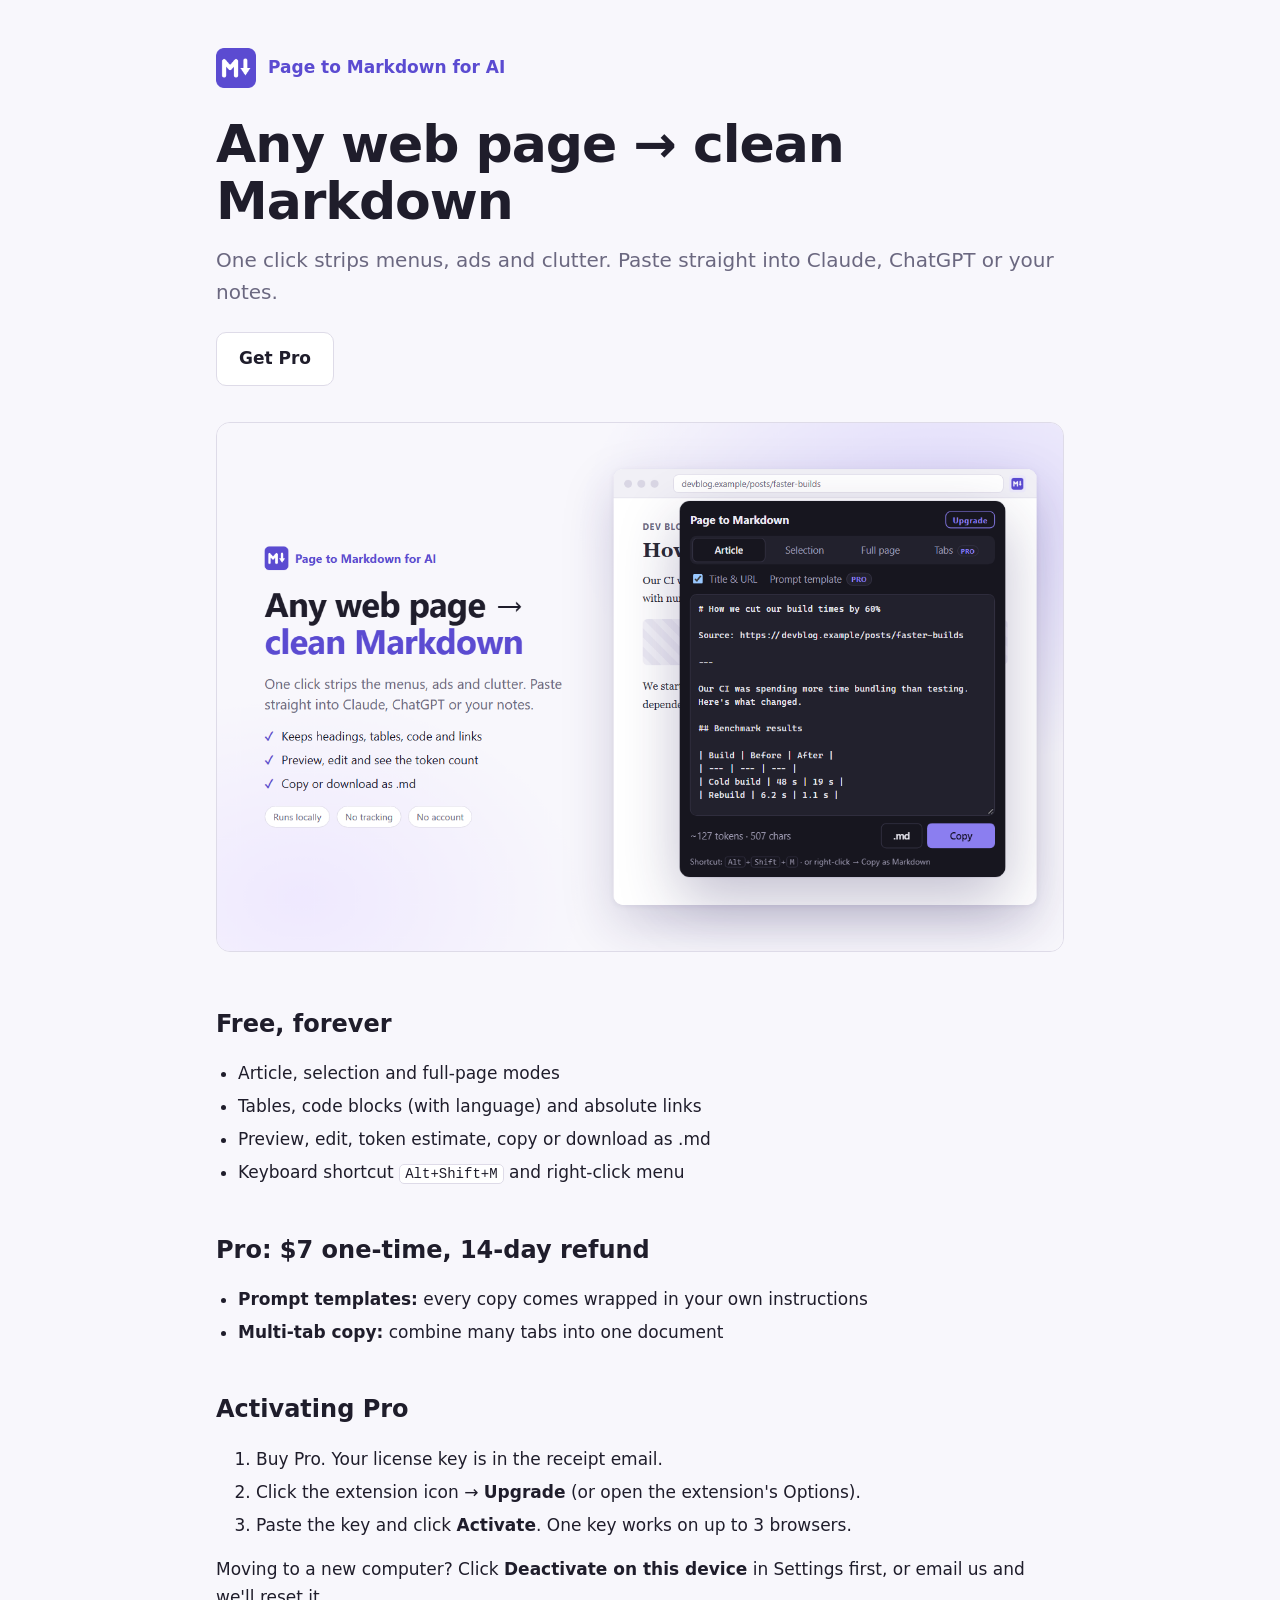
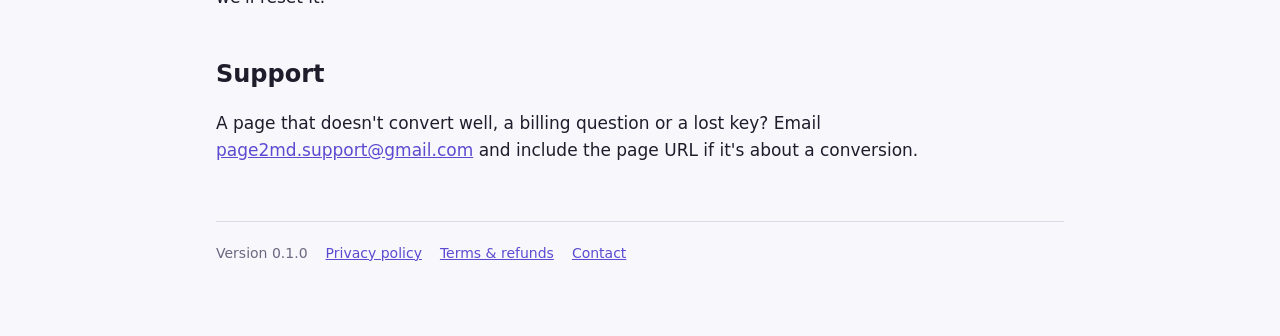
<file: index.html>
<!doctype html>
<html lang="en">
  <head>
    <meta charset="utf-8" />
    <meta name="viewport" content="width=device-width, initial-scale=1" />
    <title>Page to Markdown for AI</title>
    <meta name="description" content="Copy any web page, article or selection as clean Markdown, ready to paste into Claude, ChatGPT or your notes." />
    <link rel="icon" href="icon.png" />
    <link rel="stylesheet" href="site.css" />
  </head>
  <body>
    <main>
      <a class="brand" href="./"><img src="icon.png" alt="" /> Page to Markdown for AI</a>

      <h1>Any web page → clean Markdown</h1>
      <p class="lead">One click strips menus, ads and clutter. Paste straight into Claude, ChatGPT or your notes.</p>
      <div class="actions">
        <a class="button primary" href="#" hidden>Add to Chrome (free)</a>
        <a class="button" href="https://page2md-app.lemonsqueezy.com/checkout/buy/b779b525-829e-47fe-ac35-dc929c97b80a" >Get Pro</a>
      </div>

      <img class="hero" src="hero.png" alt="The extension popup showing a web article converted to Markdown" width="1280" height="800" />

      <h2>Free, forever</h2>
      <ul>
        <li>Article, selection and full-page modes</li>
        <li>Tables, code blocks (with language) and absolute links</li>
        <li>Preview, edit, token estimate, copy or download as .md</li>
        <li>Keyboard shortcut <code>Alt+Shift+M</code> and right-click menu</li>
      </ul>

      <h2>Pro: $7 one-time, 14-day refund</h2>
      <ul>
        <li><strong>Prompt templates:</strong> every copy comes wrapped in your own instructions</li>
        <li><strong>Multi-tab copy:</strong> combine many tabs into one document</li>
      </ul>

      <h2>Activating Pro</h2>
      <ol>
        <li>Buy Pro. Your license key is in the receipt email.</li>
        <li>Click the extension icon → <strong>Upgrade</strong> (or open the extension's Options).</li>
        <li>Paste the key and click <strong>Activate</strong>. One key works on up to 3 browsers.</li>
      </ol>
      <p>
        Moving to a new computer? Click <strong>Deactivate on this device</strong> in Settings first, or email us and we'll
        reset it.
      </p>

      <h2>Support</h2>
      <p>
        A page that doesn't convert well, a billing question or a lost key? Email
        <a href="mailto:page2md.support@gmail.com">page2md.support@gmail.com</a> and include the page URL if it's about a conversion.
      </p>

      <footer>
        <span>Version 0.1.0</span>
        <a href="privacy.html">Privacy policy</a>
        <a href="terms.html">Terms &amp; refunds</a>
        <a href="mailto:page2md.support@gmail.com">Contact</a>
      </footer>
    </main>
  </body>
</html>
</file>
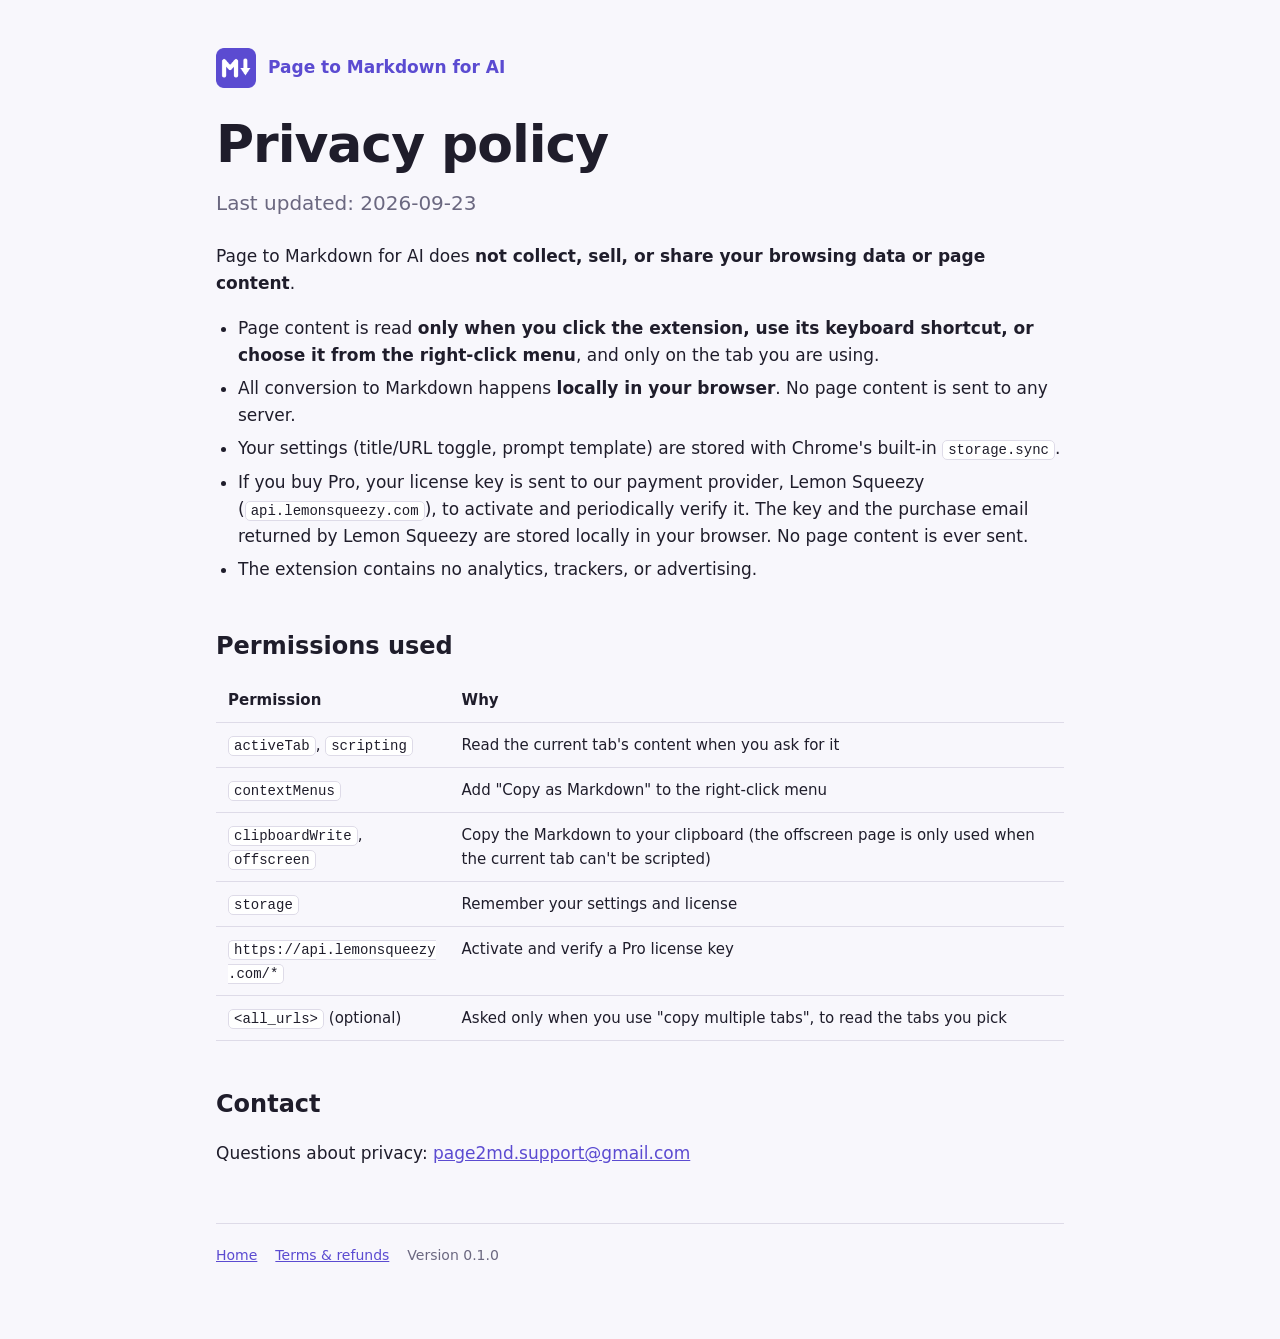
<file: privacy.html>
<!doctype html>
<html lang="en">
  <head>
    <meta charset="utf-8" />
    <meta name="viewport" content="width=device-width, initial-scale=1" />
    <title>Privacy Policy · Page to Markdown for AI</title>
    <link rel="icon" href="icon.png" />
    <link rel="stylesheet" href="site.css" />
  </head>
  <body>
    <!-- Keep in sync with PRIVACY.md -->
    <main>
      <a class="brand" href="./"><img src="icon.png" alt="" /> Page to Markdown for AI</a>

      <h1>Privacy policy</h1>
      <p class="lead">Last updated: 2026-09-23</p>

      <p>Page to Markdown for AI does <strong>not collect, sell, or share your browsing data or page content</strong>.</p>
      <ul>
        <li>
          Page content is read <strong>only when you click the extension, use its keyboard shortcut, or choose it from the
          right-click menu</strong>, and only on the tab you are using.
        </li>
        <li>All conversion to Markdown happens <strong>locally in your browser</strong>. No page content is sent to any server.</li>
        <li>Your settings (title/URL toggle, prompt template) are stored with Chrome's built-in <code>storage.sync</code>.</li>
        <li>
          If you buy Pro, your license key is sent to our payment provider, Lemon Squeezy (<code>api.lemonsqueezy.com</code>), to
          activate and periodically verify it. The key and the purchase email returned by Lemon Squeezy are stored locally in
          your browser. No page content is ever sent.
        </li>
        <li>The extension contains no analytics, trackers, or advertising.</li>
      </ul>

      <h2>Permissions used</h2>
      <div class="table-wrap">
        <table>
          <thead>
            <tr><th>Permission</th><th>Why</th></tr>
          </thead>
          <tbody>
            <tr><td><code>activeTab</code>, <code>scripting</code></td><td>Read the current tab's content when you ask for it</td></tr>
            <tr><td><code>contextMenus</code></td><td>Add "Copy as Markdown" to the right-click menu</td></tr>
            <tr>
              <td><code>clipboardWrite</code>, <code>offscreen</code></td>
              <td>Copy the Markdown to your clipboard (the offscreen page is only used when the current tab can't be scripted)</td>
            </tr>
            <tr><td><code>storage</code></td><td>Remember your settings and license</td></tr>
            <tr><td><code>https://api.lemonsqueezy.com/*</code></td><td>Activate and verify a Pro license key</td></tr>
            <tr><td><code>&lt;all_urls&gt;</code> (optional)</td><td>Asked only when you use "copy multiple tabs", to read the tabs you pick</td></tr>
          </tbody>
        </table>
      </div>

      <h2>Contact</h2>
      <p>Questions about privacy: <a href="mailto:page2md.support@gmail.com">page2md.support@gmail.com</a></p>

      <footer>
        <a href="./">Home</a>
        <a href="terms.html">Terms &amp; refunds</a>
        <span>Version 0.1.0</span>
      </footer>
    </main>
  </body>
</html>
</file>
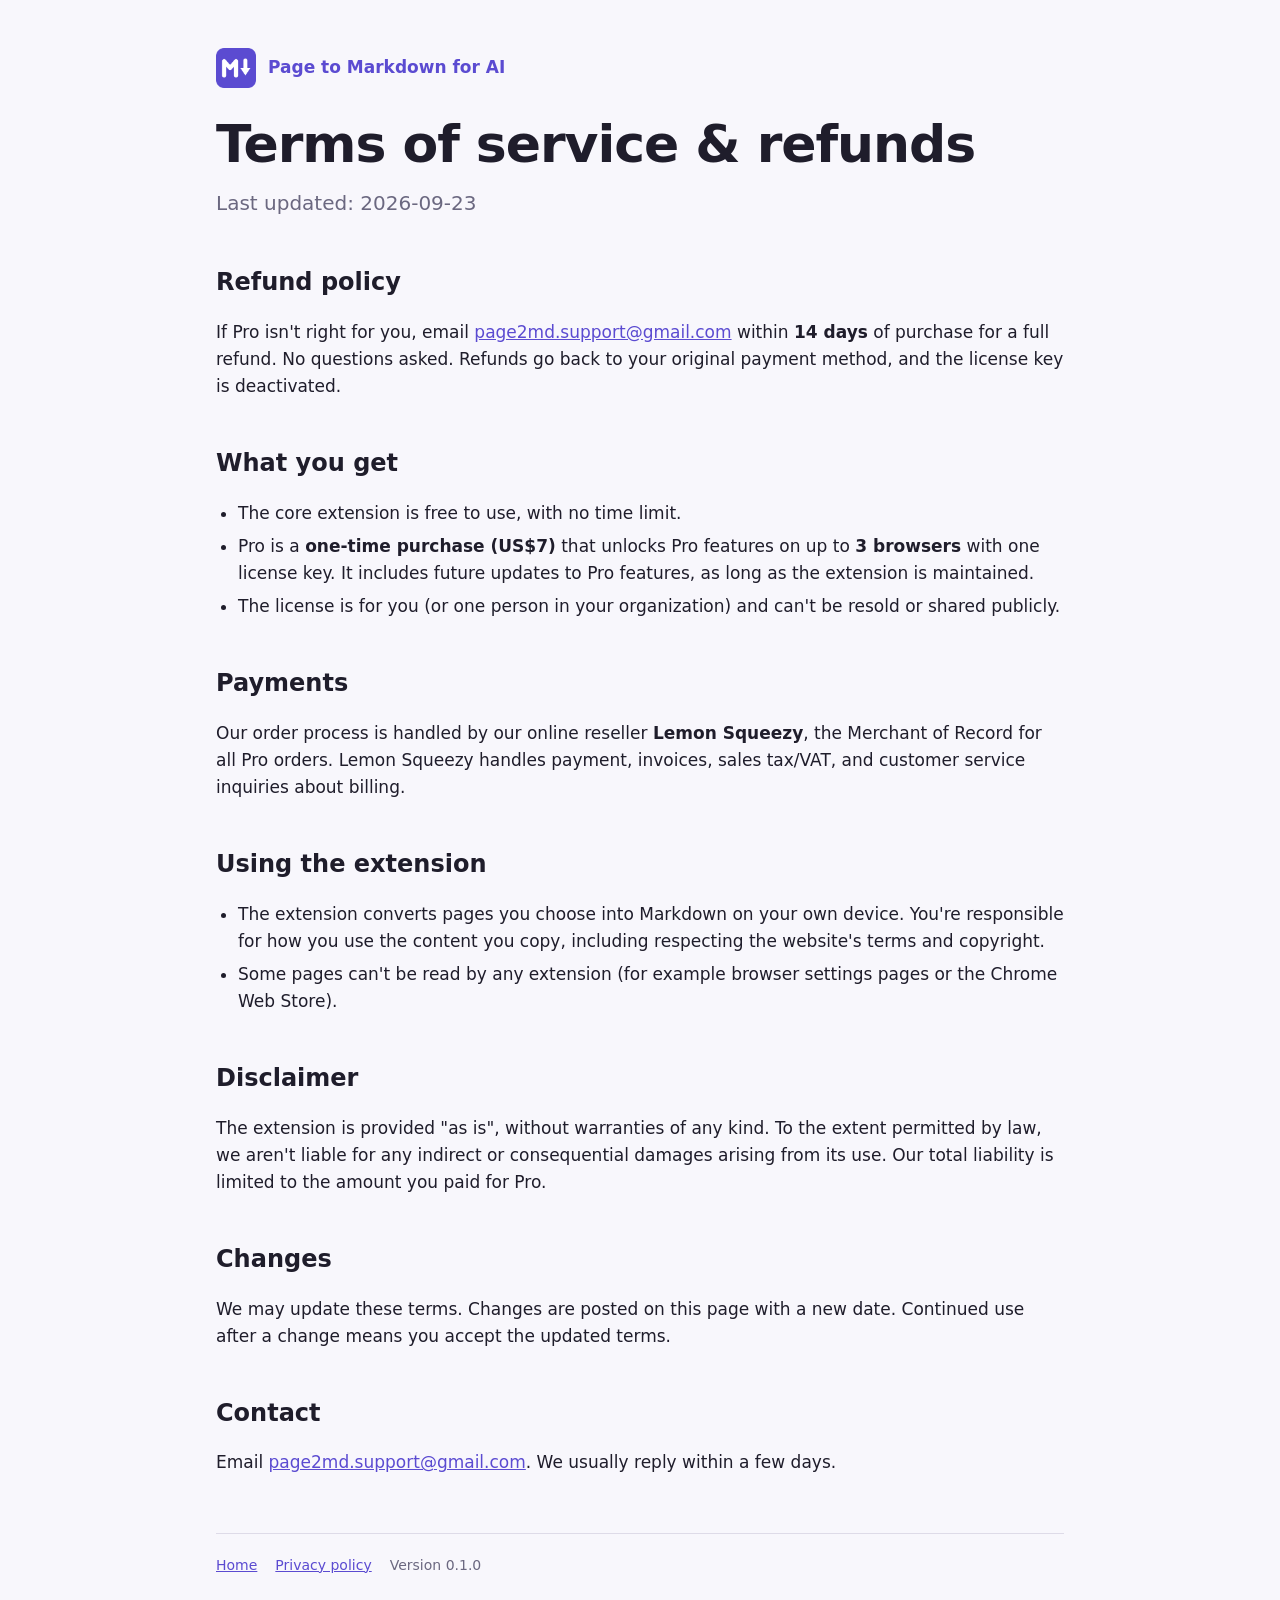
<file: terms.html>
<!doctype html>
<html lang="en">
  <head>
    <meta charset="utf-8" />
    <meta name="viewport" content="width=device-width, initial-scale=1" />
    <title>Terms &amp; Refunds · Page to Markdown for AI</title>
    <link rel="icon" href="icon.png" />
    <link rel="stylesheet" href="site.css" />
  </head>
  <body>
    <main>
      <a class="brand" href="./"><img src="icon.png" alt="" /> Page to Markdown for AI</a>

      <h1>Terms of service &amp; refunds</h1>
      <p class="lead">Last updated: 2026-09-23</p>

      <h2>Refund policy</h2>
      <p>
        If Pro isn't right for you, email <a href="mailto:page2md.support@gmail.com">page2md.support@gmail.com</a> within
        <strong>14 days</strong> of purchase for a full refund. No questions asked. Refunds go back to your original
        payment method, and the license key is deactivated.
      </p>

      <h2>What you get</h2>
      <ul>
        <li>The core extension is free to use, with no time limit.</li>
        <li>
          Pro is a <strong>one-time purchase (US$7)</strong> that unlocks Pro features on up to <strong>3 browsers</strong> with
          one license key. It includes future updates to Pro features, as long as the extension is maintained.
        </li>
        <li>The license is for you (or one person in your organization) and can't be resold or shared publicly.</li>
      </ul>

      <h2>Payments</h2>
      <p>
        Our order process is handled by our online reseller <strong>Lemon Squeezy</strong>, the Merchant of Record for all
        Pro orders. Lemon Squeezy handles payment, invoices, sales tax/VAT, and customer service inquiries about billing.
      </p>

      <h2>Using the extension</h2>
      <ul>
        <li>
          The extension converts pages you choose into Markdown on your own device. You're responsible for how you use
          the content you copy, including respecting the website's terms and copyright.
        </li>
        <li>Some pages can't be read by any extension (for example browser settings pages or the Chrome Web Store).</li>
      </ul>

      <h2>Disclaimer</h2>
      <p>
        The extension is provided "as is", without warranties of any kind. To the extent permitted by law, we aren't
        liable for any indirect or consequential damages arising from its use. Our total liability is limited to the
        amount you paid for Pro.
      </p>

      <h2>Changes</h2>
      <p>
        We may update these terms. Changes are posted on this page with a new date. Continued use after a change means
        you accept the updated terms.
      </p>

      <h2>Contact</h2>
      <p>Email <a href="mailto:page2md.support@gmail.com">page2md.support@gmail.com</a>. We usually reply within a few days.</p>

      <footer>
        <a href="./">Home</a>
        <a href="privacy.html">Privacy policy</a>
        <span>Version 0.1.0</span>
      </footer>
    </main>
  </body>
</html>
</file>
<file: site.css>
:root {
  --bg: #f8f7fc;
  --surface: #ffffff;
  --line: #dedbe8;
  --ink: #1f1d2b;
  --muted: #6b6880;
  --accent: #5b4bd1;
  --accent-ink: #ffffff;
  color-scheme: light dark;
}

@media (prefers-color-scheme: dark) {
  :root {
    --bg: #17161f;
    --surface: #22212d;
    --line: #353344;
    --ink: #ecebf3;
    --muted: #9c99b0;
    --accent: #8b7ef0;
    --accent-ink: #120f24;
  }
}

* {
  box-sizing: border-box;
}

body {
  margin: 0;
  background: var(--bg);
  color: var(--ink);
  font: 17px/1.6 system-ui, -apple-system, 'Segoe UI', sans-serif;
}

main {
  max-width: 880px;
  margin: 0 auto;
  padding: 48px 16px 72px;
}

.brand {
  display: flex;
  align-items: center;
  gap: 12px;
  font-weight: 700;
  color: var(--accent);
  text-decoration: none;
}

.brand img {
  width: 40px;
  height: 40px;
}

h1 {
  font-size: clamp(34px, 6vw, 52px);
  line-height: 1.1;
  letter-spacing: -0.02em;
  margin: 28px 0 14px;
}

h2 {
  font-size: 24px;
  margin: 44px 0 12px;
}

p.lead {
  font-size: 20px;
  color: var(--muted);
  margin: 0 0 24px;
}

.actions {
  display: flex;
  gap: 12px;
  flex-wrap: wrap;
}

.button {
  display: inline-block;
  padding: 12px 22px;
  border-radius: 10px;
  font-weight: 650;
  text-decoration: none;
  border: 1px solid var(--line);
  color: var(--ink);
  background: var(--surface);
}

.button.primary {
  background: var(--accent);
  border-color: var(--accent);
  color: var(--accent-ink);
}

.hero {
  width: 100%;
  height: auto;
  margin-top: 36px;
  border-radius: 14px;
  border: 1px solid var(--line);
}

ul {
  padding-left: 22px;
}

li {
  margin: 6px 0;
}

table {
  width: 100%;
  border-collapse: collapse;
  font-size: 15px;
}

th,
td {
  text-align: left;
  padding: 10px 12px;
  border-bottom: 1px solid var(--line);
  vertical-align: top;
}

code {
  font: 14px ui-monospace, Consolas, monospace;
  background: var(--surface);
  border: 1px solid var(--line);
  border-radius: 5px;
  padding: 1px 5px;
  overflow-wrap: anywhere;
}

.table-wrap {
  overflow-x: auto;
}

footer {
  margin-top: 56px;
  padding-top: 20px;
  border-top: 1px solid var(--line);
  color: var(--muted);
  font-size: 14px;
  display: flex;
  gap: 18px;
  flex-wrap: wrap;
}

a {
  color: var(--accent);
}

[hidden] {
  display: none !important;
}
</file>
